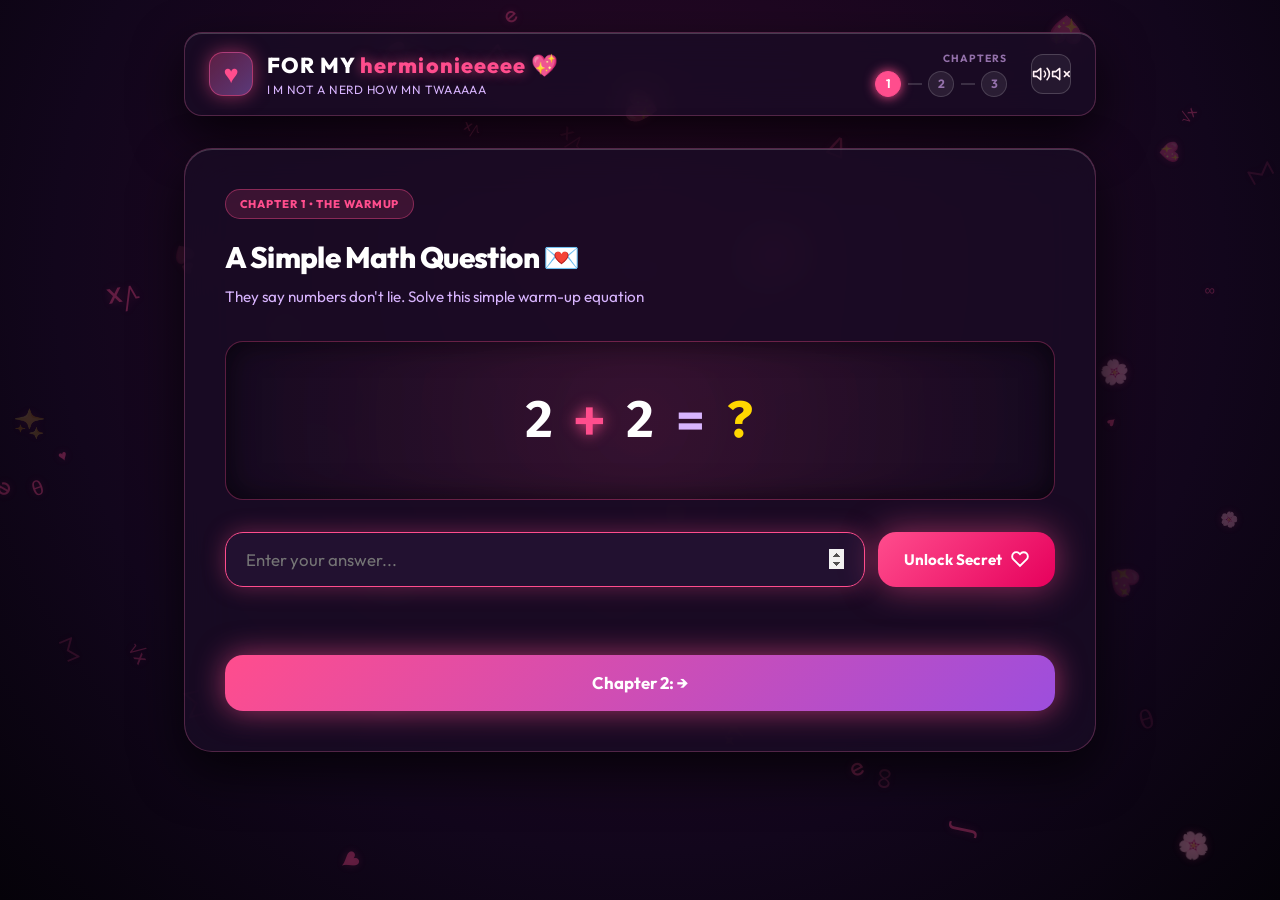
<file: index.html>
<!DOCTYPE html>
<html lang="en">
<head>
    <meta charset="UTF-8">
    <meta name="viewport" content="width=device-width, initial-scale=1.0">
    <title>A Mathematical Gift For You 💖 • Math Realm</title>
    <meta name="description" content="A romantic mathematical experience designed as a special gift. Solve equations, plot the heart curve, and unlock a secret love note.">
    <!-- Google Fonts -->
    <link rel="preconnect" href="https://fonts.googleapis.com">
    <link rel="preconnect" href="https://fonts.gstatic.com" crossorigin>
    <link href="https://fonts.googleapis.com/css2?family=Caveat:wght@600;700&family=Fira+Code:wght@400;600;700&family=Outfit:wght@300;400;600;700;800;900&family=Plus+Jakarta+Sans:wght@400;600;800&display=swap" rel="stylesheet">
    <link rel="stylesheet" href="style.css">
</head>
<body>
    <!-- Floating Hearts & Math Symbols Canvas -->
    <canvas id="math-bg-canvas"></canvas>

    <!-- Ambient Sparkle Trail Layer -->
    <div id="sparkle-layer"></div>

    <!-- App Container -->
    <div class="app-viewport">
        <!-- Header HUD -->
        <header class="hud-header">
            <div class="brand">
                <div class="brand-icon heart-pulse">
                    <span>♥</span>
                </div>
                <div class="brand-text">
                    <h1>FOR MY <span>hermionieeeee </span> 💖</h1>
                    <p class="subtitle">i m not a nerd how  mn twaaaaa </p>
                </div>
            </div>

            <div class="hud-controls">
                <div class="level-indicator">
                    <span class="level-label">CHAPTERS</span>
                    <div class="level-pills">
                        <span id="pill-1" class="pill active">1</span>
                        <span class="pill-connector"></span>
                        <span id="pill-2" class="pill">2</span>
                        <span class="pill-connector"></span>
                        <span id="pill-3" class="pill">3</span>
                    </div>
                </div>

                <button id="sound-toggle-btn" class="icon-btn" title="Toggle Sound & Chimes" aria-label="Toggle Sound">
                    <svg id="sound-icon-on" viewBox="0 0 24 24" width="20" height="20" stroke="currentColor" stroke-width="2" fill="none" stroke-linecap="round" stroke-linejoin="round"><polygon points="11 5 6 9 2 9 2 15 6 15 11 19 11 5"></polygon><path d="M19.07 4.93a10 10 0 0 1 0 14.14M15.54 8.46a5 5 0 0 1 0 7.07"></path></svg>
                    <svg id="sound-icon-off" class="hidden" viewBox="0 0 24 24" width="20" height="20" stroke="currentColor" stroke-width="2" fill="none" stroke-linecap="round" stroke-linejoin="round"><polygon points="11 5 6 9 2 9 2 15 6 15 11 19 11 5"></polygon><line x1="23" y1="9" x2="17" y2="15"></line><line x1="17" y1="9" x2="23" y2="15"></line></svg>
                </button>
            </div>
        </header>

        <!-- Main Content Area -->
        <main class="main-content">
            <!-- STAGE 1: Simple Math with Romantic Warmup -->
            <section id="stage-1" class="stage-card glass-panel active">
                <div class="stage-badge badge-rose">CHAPTER 1 • THE WARMUP</div>
                <h2 class="stage-title">A Simple Math Question 💌</h2>
                <p class="stage-instruction">They say numbers don't lie. Solve this simple warm-up equation </p>

                <div class="equation-box romantic-box">
                    <div class="equation-display">
                        <span class="term">2</span>
                        <span class="operator">+</span>
                        <span class="term">2</span>
                        <span class="equals">=</span>
                        <span class="unknown">?</span>
                    </div>
                </div>

                <form id="stage1-form" class="answer-form" onsubmit="return false;">
                    <div class="input-group">
                        <input type="number" id="stage1-input" placeholder="Enter your answer..." autocomplete="off" required autofocus>
                        <button type="submit" id="stage1-check-btn" class="btn btn-rose">
                            <span>Unlock Secret</span>
                            <svg viewBox="0 0 24 24" width="18" height="18" stroke="currentColor" stroke-width="2.5" fill="none"><path d="M20.84 4.61a5.5 5.5 0 0 0-7.78 0L12 5.67l-1.06-1.06a5.5 5.5 0 0 0-7.78 7.78l1.06 1.06L12 21.23l7.78-7.78 1.06-1.06a5.5 5.5 0 0 0 0-7.78z"></path></svg>
                        </button>
                    </div>
                    <div id="stage1-feedback" class="feedback-msg"></div>
                </form>

                <!-- Next Level Button -->
                <div id="stage1-next-container" class="next-level-wrapper hidden">
                    <button id="goto-stage2-btn" class="btn btn-glow btn-romantic">
                        <span>Chapter 2: →</span>
                    </button>
                </div>
            </section>

            <!-- STAGE 2: Heart Equation -->
            <section id="stage-2" class="stage-card glass-panel hidden">
                <div class="stage-badge badge-heart">CHAPTER 2 • IMPLICIT EQUATION</div>
                <p class="stage-instruction">shih mathematicians spent centuries researching this famous implicit formula ti ama sahlaaa wchiiii :) </p>

                <div class="math-card-container romantic-formula-card">
                    <!-- LaTeX styled Math Display -->
                    <div class="math-formula-display">
                        <div class="formula-main">
                            <span class="math-symbol">(</span>
                            <span class="math-var">x</span><sup>2</sup>
                            <span class="math-op">+</span>
                            <span class="math-var">y</span><sup>2</sup>
                            <span class="math-op">−</span>
                            <span class="math-num">1</span>
                            <span class="math-symbol">)</span><sup>3</sup>
                            <span class="math-op">−</span>
                            <span class="math-var">x</span><sup>2</sup><span class="math-var">y</span><sup>3</sup>
                            <span class="math-op">=</span>
                            <span class="math-highlight">0</span>
                        </div>

                        <div class="formula-subtitle">Parametric Form of Devotion:</div>
                        <div class="formula-parametric">
                            <div><span class="math-var">x</span>(<span class="math-var">t</span>) = 16 sin<sup>3</sup>(<span class="math-var">t</span>)</div>
                            <div><span class="math-var">y</span>(<span class="math-var">t</span>) = 13 cos(<span class="math-var">t</span>) − 5 cos(2<span class="math-var">t</span>) − 2 cos(3<span class="math-var">t</span>) − cos(4<span class="math-var">t</span>)</div>
                        </div>
                    </div>
                </div>

                <div class="question-prompt">
                </div>

                <form id="stage2-form" class="answer-form" onsubmit="return false;">
                    <div class="input-group">
                        <input type="text" id="stage2-input" placeholder="Type shape ..." autocomplete="off" required>
                        <button type="submit" id="stage2-check-btn" class="btn btn-heart">
                            <span>Unlock😊 </span>
                            <svg viewBox="0 0 24 24" width="18" height="18" stroke="currentColor" stroke-width="2.5" fill="none"><path d="M20.84 4.61a5.5 5.5 0 0 0-7.78 0L12 5.67l-1.06-1.06a5.5 5.5 0 0 0-7.78 7.78l1.06 1.06L12 21.23l7.78-7.78 1.06-1.06a5.5 5.5 0 0 0 0-7.78z"></path></svg>
                        </button>
                    </div>
                    <div id="stage2-feedback" class="feedback-msg"></div>
                </form>
            </section>

            <!-- STAGE 3: Cartesian Coordinate Plane (X-Y Repère) -->
            <section id="stage-3" class="stage-card glass-panel hidden">
                <div class="stage-badge badge-cyan">CHAPTER 3 • CARTESIAN REPERE (X, Y)</div>
                <div class="stage-header-row">
                    
                    <div class="graph-live-telemetry">
                        <div class="telemetry-pill"><span class="t-label">t:</span> <span id="telemetry-t">0.00 rad</span></div>
                        <div class="telemetry-pill"><span class="t-label">X:</span> <span id="telemetry-x">0.00</span></div>
                        <div class="telemetry-pill"><span class="t-label">Y:</span> <span id="telemetry-y">0.00</span></div>
                    </div>
                </div>

                <!-- Canvas Graph Container -->
                <div class="canvas-wrapper romantic-canvas-frame">
                    <canvas id="repere-canvas" width="700" height="500"></canvas>
                    
                    <!-- Plotting Status Overlay -->
                    <div id="plot-overlay-badge" class="plot-status-badge">
                        <span class="status-dot"></span>
                        <span id="plot-status-text">Drawing ...</span>
                    </div>

                    <!-- Canvas Floating Controls -->
                    <div class="canvas-tools">
                        <button id="btn-replay-anim" class="tool-btn" title="Replay Plot Animation">
                            <svg viewBox="0 0 24 24" width="16" height="16" stroke="currentColor" stroke-width="2" fill="none"><polyline points="1 4 1 10 7 10"></polyline><path d="M3.51 15a9 9 0 1 0 2.13-9.36L1 10"></path></svg>
                            <span>Replay Plot</span>
                        </button>
                        <button id="btn-toggle-grid" class="tool-btn active" title="Toggle Grid Lines">
                            <svg viewBox="0 0 24 24" width="16" height="16" stroke="currentColor" stroke-width="2" fill="none"><rect x="3" y="3" width="18" height="18" rx="2" ry="2"></rect><line x1="3" y1="9" x2="21" y2="9"></line><line x1="3" y1="15" x2="21" y2="15"></line><line x1="9" y1="3" x2="9" y2="21"></line><line x1="15" y1="3" x2="15" y2="21"></line></svg>
                            <span>Grid</span>
                        </button>
                    </div>
                </div>
            </section>
        </main>

        <!-- CELEBRATION MODAL OVERLAY ("easeyyy !" & Romantic Gift Note) -->
        <div id="celebration-modal" class="modal-overlay hidden">
            <canvas id="confetti-canvas"></canvas>
            <div class="modal-card glass-panel glow-card romantic-modal-card">
                <div class="heart-pulse-icon">🙄</div>
                <h1 class="easeyyy-title">eheeem ehheem easyyy !</h1>
                

                <div class="modal-actions">
                    <button id="btn-open-love-letter" class="btn btn-glow btn-romantic-pink">
                        <span>💌 Open Secret  Note</span>
                    </button>
                    <button id="btn-restart-quest" class="btn btn-glass">
                        <span>Play Quest Again 🔄</span>
                    </button>
                </div>
            </div>
        </div>

        <!-- SECRET LOVE LETTER MODAL POPUP -->
        <div id="love-letter-modal" class="modal-overlay hidden">
            <div class="love-letter-card glass-panel">
                <button id="close-letter-btn" class="close-letter-btn">×</button>
                <div class="envelope-stamp">💌</div>
                <h2 class="letter-title">To Someone Very Special...</h2>
                <div class="typewriter-text" id="typewriter-content">
                    "PAWWWWWW 🙄😛"
                </div>
                <div class="letter-signature">
                    <p class="handwriting">— your harry </p>
                <a href="2.html">click meee 🤫 -> </a>
                </div>
            </div>
        </div>
    </div>

    <!-- Application Script -->
    <script src="app.js"></script>
</body>
</html>
</file>
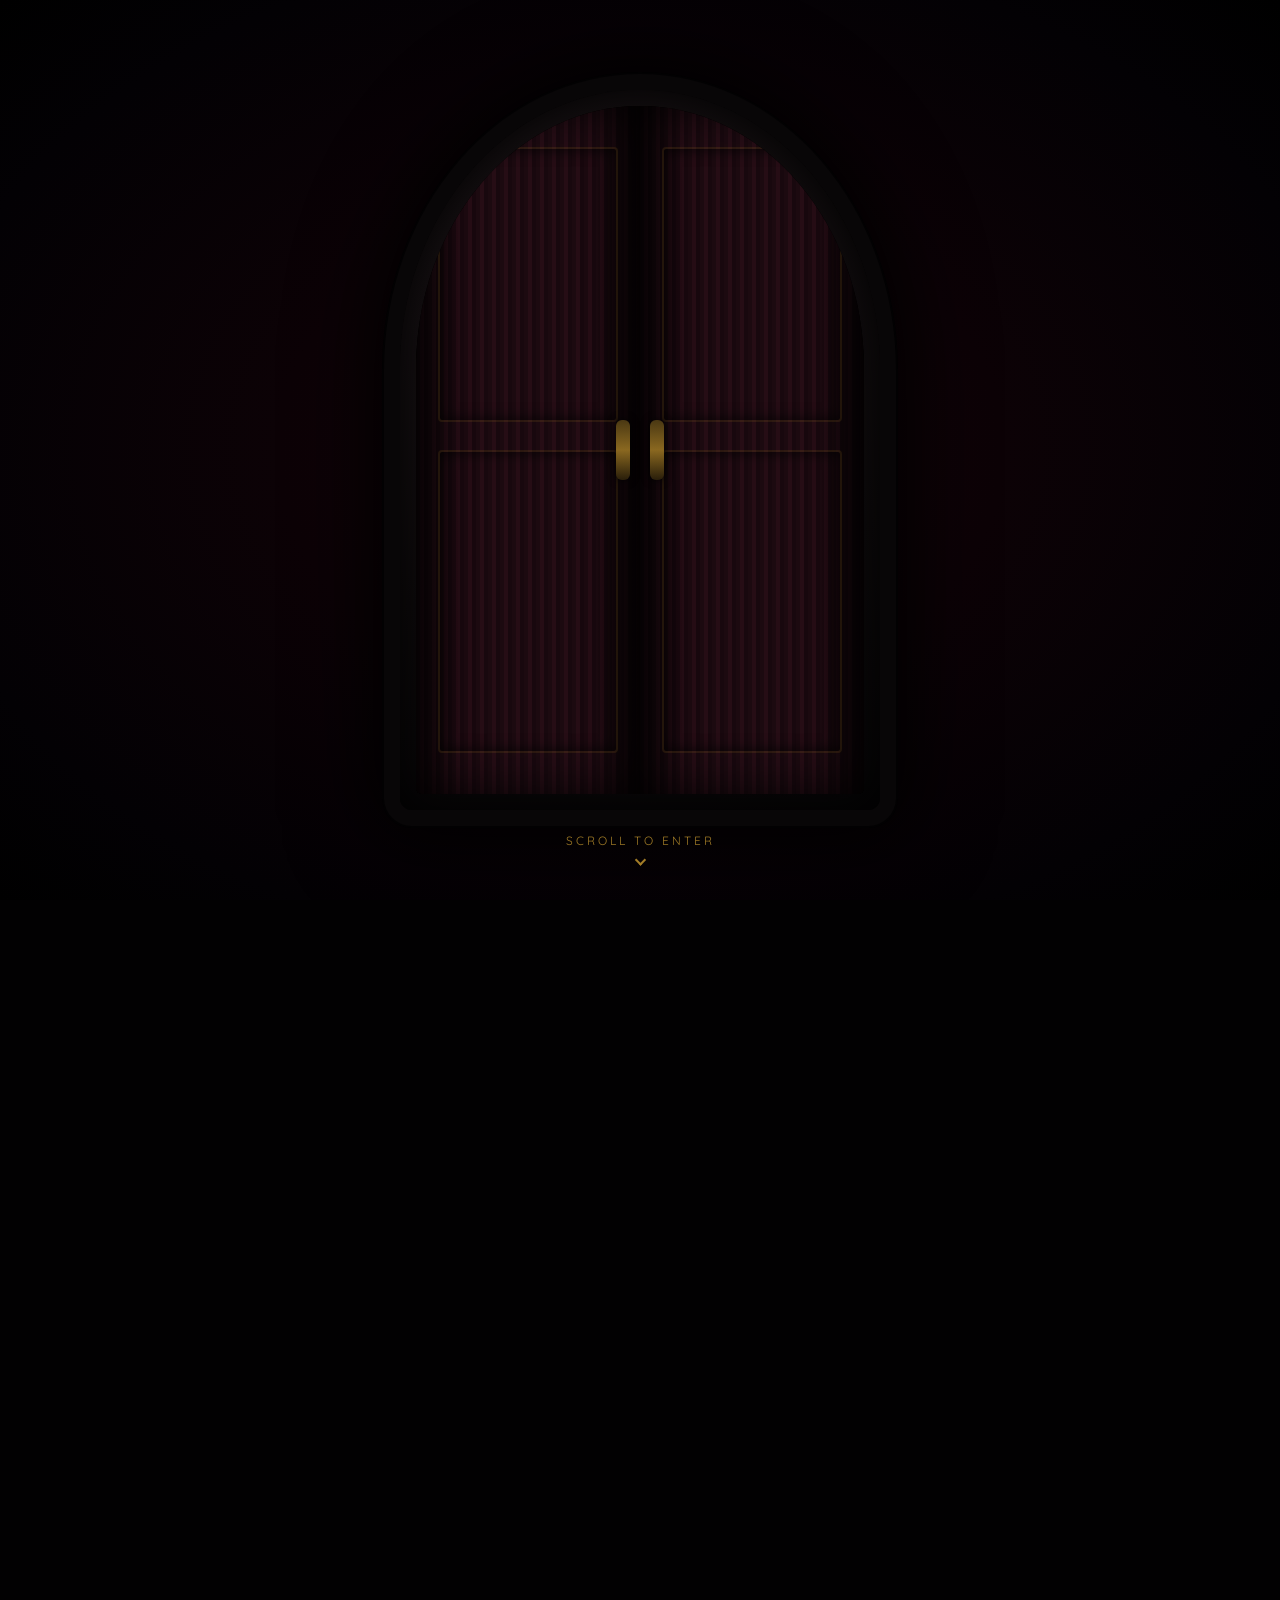
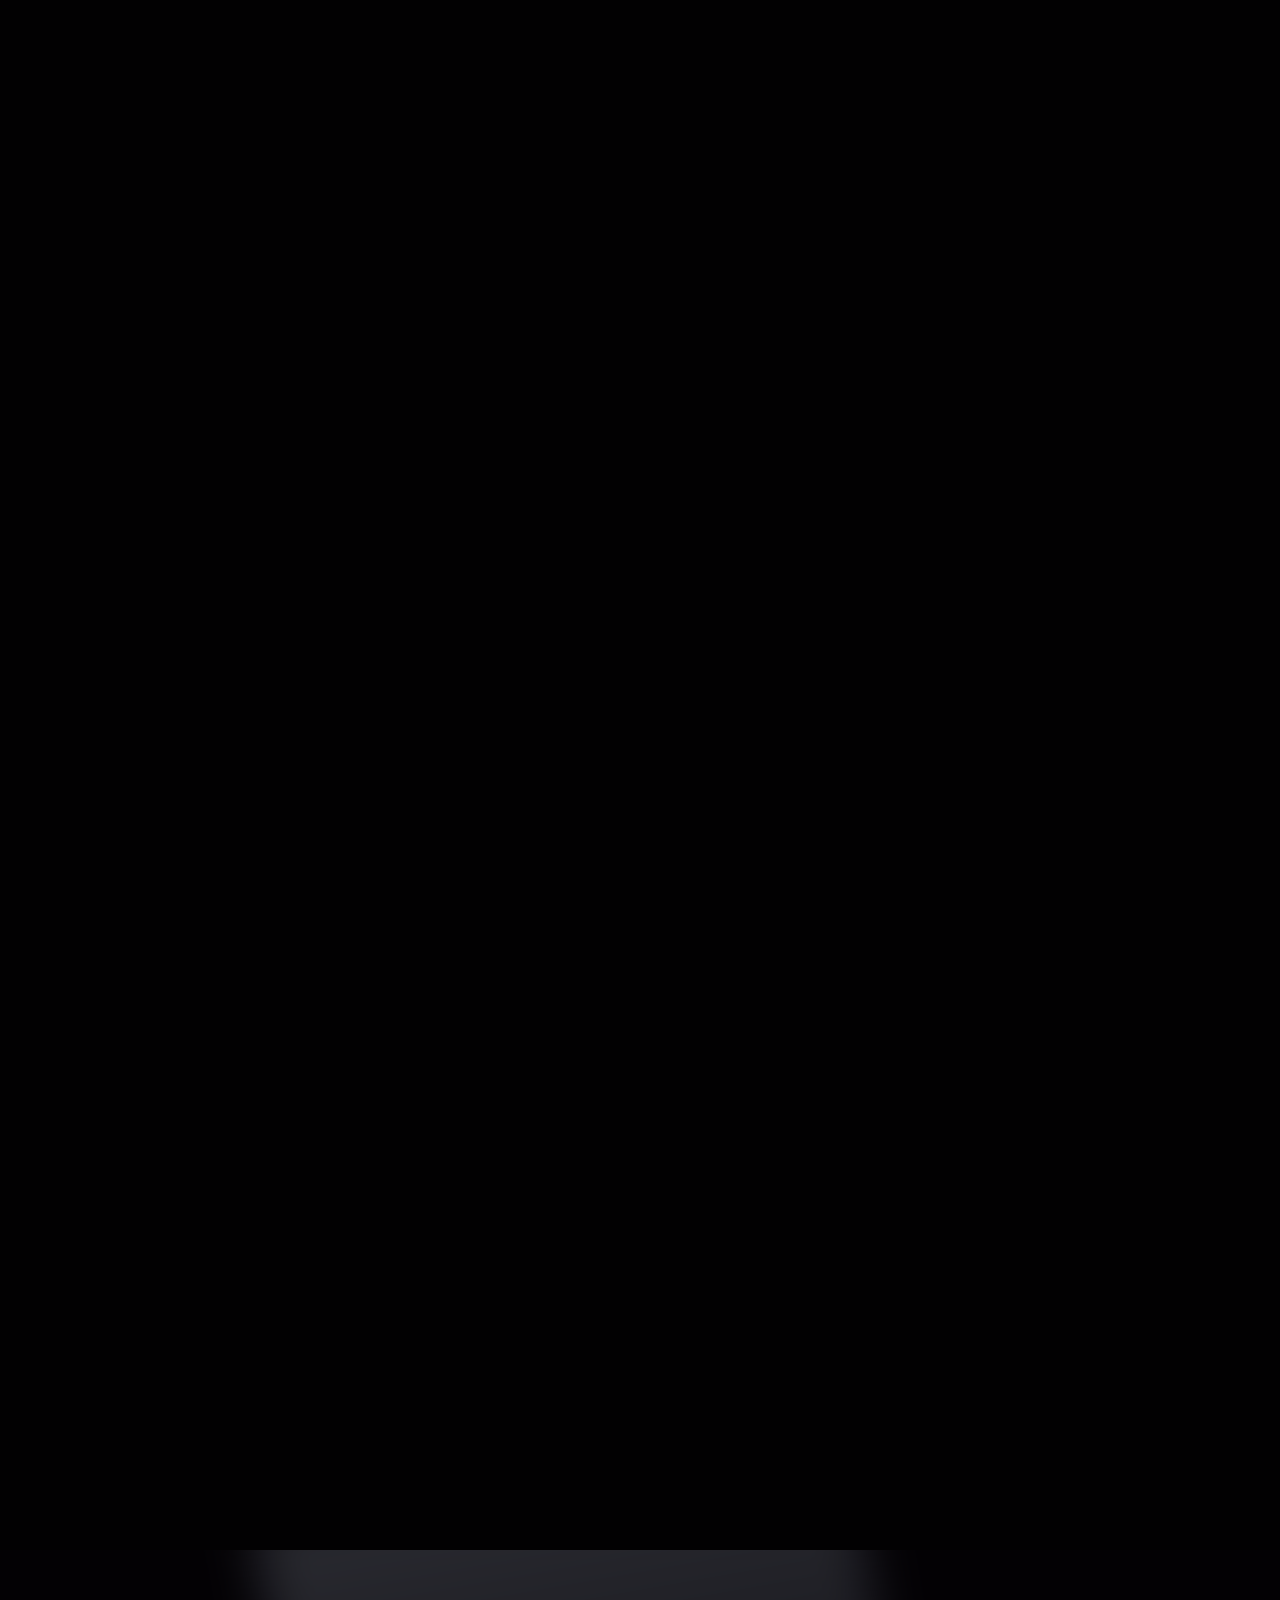
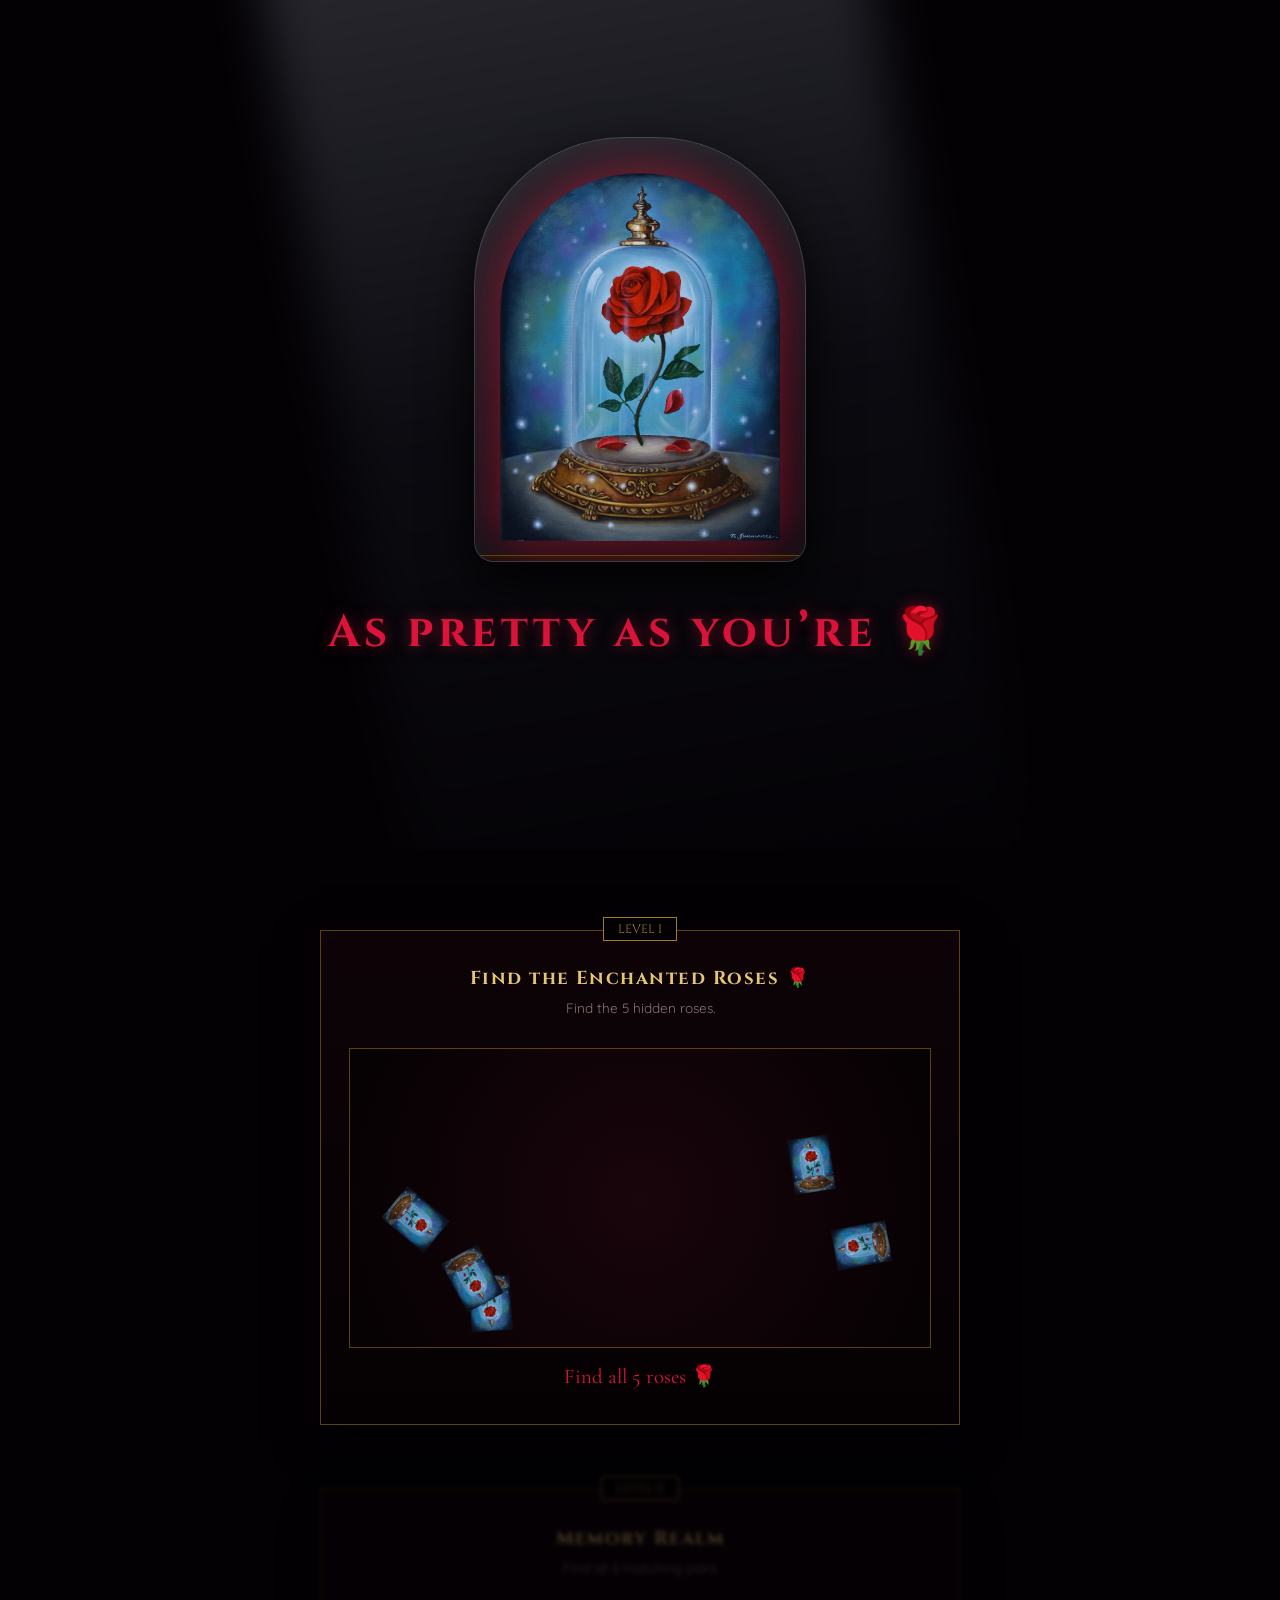
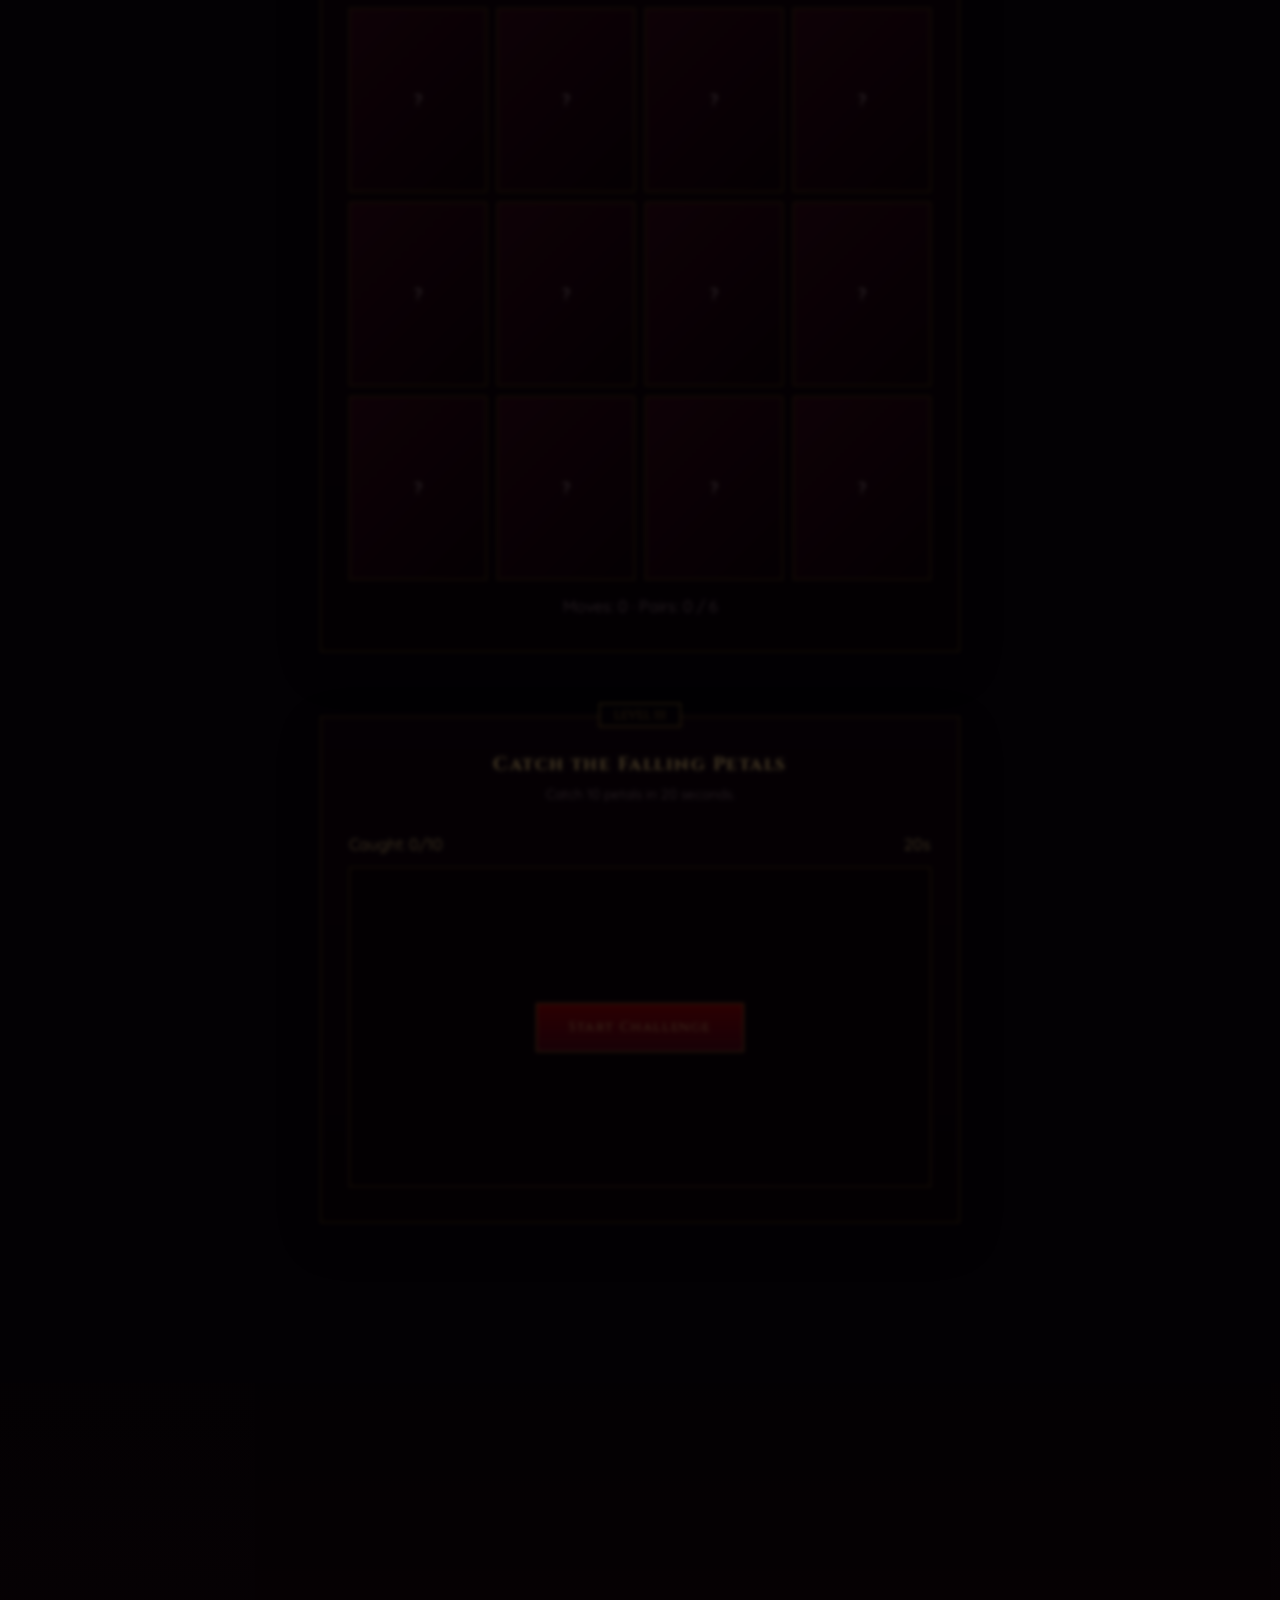
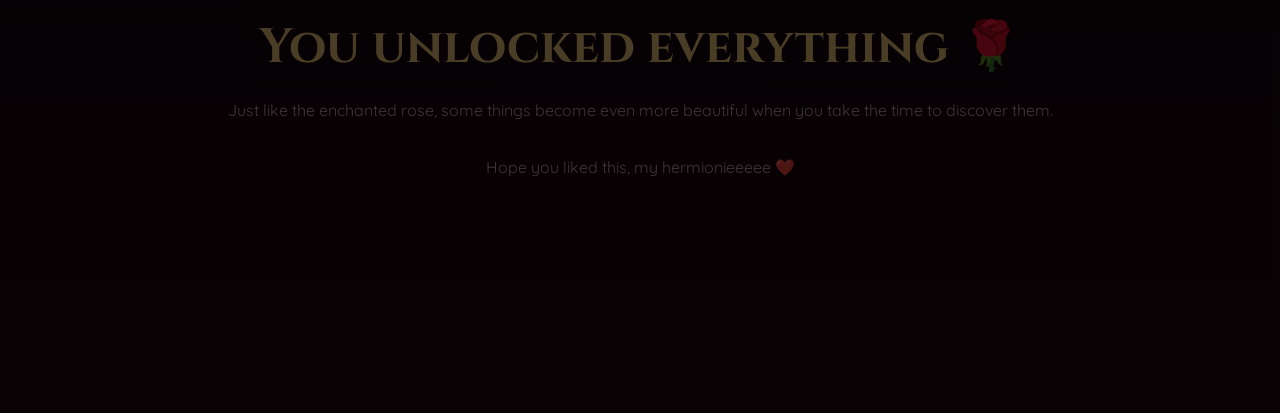
<file: 2.html>
<!DOCTYPE html>
<html lang="en">

<head>
<meta charset="UTF-8">

<meta name="viewport" content="width=device-width, initial-scale=1.0">

<title>The Enchanted Door 🌹</title>

<!-- Browser icon -->
<link rel="icon" type="image/png" href="rose.png.jpeg">

<link rel="preconnect" href="https://fonts.googleapis.com">

<link href="https://fonts.googleapis.com/css2?family=Cinzel:wght@400;600;700&family=Cormorant+Garamond:ital,wght@0,400;0,600;1,400;1,600&family=Quicksand:wght@400;600&display=swap" rel="stylesheet">

<style>

:root {
  --crimson-dark: #2a030a;
  --crimson-deep: #4a0512;
  --crimson-mid: #8b0000;
  --crimson-bright: #dc143c;
  --rose-glow: #ff2a55;
  --gold-dark: #5c4308;
  --gold-antique: #a37c27;
  --gold-light: #e6c675;
  --dark-void: #050203;
  --moon-light: #d8e6ff;
}

* {
  box-sizing: border-box;
  margin: 0;
  padding: 0;
}

html {
  scroll-behavior: smooth;
}

body {
  font-family: 'Quicksand', sans-serif;
  background: var(--dark-void);
  color: #e0d0d0;
  overflow-x: hidden;
}

/* =========================
   SCROLLBAR
========================= */

::-webkit-scrollbar {
  width: 8px;
}

::-webkit-scrollbar-track {
  background: var(--dark-void);
}

::-webkit-scrollbar-thumb {
  background: var(--crimson-deep);
  border: 1px solid var(--gold-dark);
  border-radius: 4px;
}

/* =========================
   ENTRY DOOR
========================= */

#entry-track {
  position: relative;
  height: 350vh;
  background: #020102;
}

#entry-stage {
  position: sticky;
  top: 0;
  height: 100vh;
  width: 100%;
  overflow: hidden;
  display: flex;
  align-items: center;
  justify-content: center;

  background:
    radial-gradient(
      ellipse at center,
      #150308 0%,
      #030104 80%,
      #000 100%
    );
}

.stone-arch {
  position: relative;
  width: min(78vw, 480px);
  aspect-ratio: 2/3;

  border-radius:
    240px 240px 12px 12px /
    280px 280px 12px 12px;

  background:
    radial-gradient(
      circle at 40% 30%,
      #1c1518 0%,
      #0d0a0b 60%,
      #050405 100%
    );

  box-shadow:
    0 0 0 16px #080607,
    0 0 0 18px #020102,
    0 0 80px 30px rgba(0,0,0,.95),
    inset 0 0 50px rgba(0,0,0,.9);

  padding: 16px;
  perspective: 1400px;
}

.door-leaves {
  position: relative;
  width: 100%;
  height: 100%;

  border-radius:
    230px 230px 6px 6px /
    270px 270px 6px 6px;

  overflow: hidden;
  display: flex;
  background: #000;

  box-shadow:
    inset 0 0 30px #000;
}

.door-leaf {
  width: 50%;
  height: 100%;
  position: relative;

  background:
    linear-gradient(
      90deg,
      rgba(0,0,0,.6),
      transparent 20%,
      transparent 80%,
      rgba(0,0,0,.8)
    ),

    repeating-linear-gradient(
      90deg,
      #1c0a10 0 4px,
      #260d15 4px 8px,
      #18080e 8px 12px
    ),

    linear-gradient(
      180deg,
      #2b0e17,
      #15060a 60%,
      #0a0204
    );

  transform-origin: left center;
  transform-style: preserve-3d;

  box-shadow:
    inset 0 0 50px rgba(0,0,0,.9);

  will-change: transform;
}

.door-leaf.right {
  transform-origin: right center;
}

.panel-line {
  position: absolute;
  border: 2px solid rgba(163,124,39,.15);
  border-radius: 4px;

  box-shadow:
    inset 0 0 15px rgba(0,0,0,.8);
}

.p1 {
  top: 6%;
  left: 10%;
  right: 10%;
  height: 40%;
}

.p2 {
  bottom: 6%;
  left: 10%;
  right: 10%;
  height: 44%;
}

.door-handle {
  position: absolute;
  top: 50%;
  width: 14px;
  height: 60px;
  border-radius: 6px;

  background:
    linear-gradient(
      180deg,
      #4a3813,
      #8a6820 50%,
      #291e0a
    );

  box-shadow:
    0 0 8px rgba(0,0,0,.9);
}

.left .door-handle {
  right: 10px;
  transform: translateY(-50%);
}

.right .door-handle {
  left: 10px;
  transform: translateY(-50%);
}

#doorGlow {
  position: absolute;
  inset: 0;
  pointer-events: none;
  mix-blend-mode: screen;
}

/* =========================
   SMOKE
========================= */

#smoke-container {
  position: absolute;
  inset: 0;
  pointer-events: none;
  opacity: 0;
  z-index: 5;
  mix-blend-mode: screen;
}

.smoke-particle {
  position: absolute;
  border-radius: 50%;

  background:
    radial-gradient(
      circle,
      rgba(139,0,0,.4),
      rgba(42,3,10,.2) 50%,
      transparent 70%
    );

  filter: blur(20px);
}

/* =========================
   SCROLL CUE
========================= */

.scroll-cue {
  position: absolute;
  bottom: 4%;
  left: 50%;
  transform: translateX(-50%);

  color: var(--gold-antique);
  font-size: .75rem;
  letter-spacing: .25em;

  display: flex;
  flex-direction: column;
  align-items: center;
  gap: .5rem;

  opacity: .6;
  z-index: 10;
}

.chev {
  width: 8px;
  height: 8px;

  border-right: 2px solid var(--gold-antique);
  border-bottom: 2px solid var(--gold-antique);

  transform: rotate(45deg);
  animation: bob 1.8s ease-in-out infinite;
}

@keyframes bob {
  0%,100% {
    transform: translateY(0) rotate(45deg);
  }

  50% {
    transform: translateY(6px) rotate(45deg);
  }
}

/* =========================
   TUNNEL
========================= */

#tunnel {
  position: absolute;
  inset: 0;

  display: flex;
  align-items: center;
  justify-content: center;

  perspective: 900px;
  opacity: 0;
}

.ring {
  position: absolute;

  border: 2px solid var(--crimson-deep);

  border-radius:
    120px 120px 12px 12px;

  box-shadow:
    0 0 25px 2px rgba(139,0,0,.25),
    inset 0 0 15px rgba(139,0,0,.2);
}

/* =========================
   ROSE REVEAL
========================= */

#rose-reveal {
  min-height: 100vh;
  background: #030104;

  display: flex;
  align-items: center;
  justify-content: center;

  position: relative;
  overflow: hidden;

  padding: 4rem 1.5rem;
}

.moonlight-beam {
  position: absolute;
  top: -10%;
  left: 50%;

  transform:
    translateX(-50%)
    rotate(-10deg);

  width: min(90vw,600px);
  height: 120%;

  background:
    linear-gradient(
      180deg,
      rgba(216,230,255,.18),
      rgba(180,205,255,.05) 50%,
      transparent
    );

  filter: blur(25px);
}

.glass-jar {
  position: relative;

  padding:
    35px 25px 20px;

  border-radius:
    150px 150px 20px 20px;

  background:
    linear-gradient(
      135deg,
      rgba(255,255,255,.05),
      rgba(255,255,255,.01)
    );

  border:
    1px solid rgba(216,230,255,.2);

  box-shadow:
    0 20px 50px rgba(0,0,0,.9),
    inset 0 0 30px rgba(216,230,255,.05);

  overflow: hidden;
}

.glass-jar::after {
  content: '';

  position: absolute;
  bottom: -12px;
  left: 50%;

  transform: translateX(-50%);

  width: 110%;
  height: 16px;

  background:
    linear-gradient(
      180deg,
      #1f1508,
      #0a0602
    );

  border:
    1px solid var(--gold-dark);

  border-radius: 8px;
}

.hero-rose {
  width: min(60vw,280px);
  display: block;

  /* Rounded top left and top right */
  border-radius: 140px 140px 0 0;

  filter:
    drop-shadow(
      0 0 25px
      rgba(220,20,60,.6)
    );

  position: relative;
  z-index: 2;
}

.reveal-inner {
  position: relative;
  z-index: 2;

  text-align: center;

  display: flex;
  flex-direction: column;
  align-items: center;
}

.reveal-inner h2 {
  color: var(--crimson-bright);
  font-family: 'Cinzel';

  font-size:
    clamp(1.8rem,4vw,2.8rem);

  letter-spacing: .1em;

  margin-top: 2.5rem;

  text-shadow:
    0 0 15px
    rgba(220,20,60,.5);
}

/* =========================
   GAMES
========================= */

#games {
  background: #030104;
  padding: 5rem 1.25rem 6rem;
}

.game-level {
  max-width: 640px;

  margin:
    0 auto 4rem;

  opacity: .3;
  pointer-events: none;

  filter: blur(2px);

  transition:
    all .8s ease;
}

.game-level.unlocked {
  opacity: 1;
  pointer-events: auto;
  filter: none;
}

.game-card {
  background:
    linear-gradient(
      180deg,
      #0d0307,
      #050103
    );

  border:
    1px solid var(--gold-dark);

  padding:
    2.2rem 1.75rem;

  position: relative;

  box-shadow:
    0 15px 40px rgba(0,0,0,.9);
}

.game-card h3 {
  color: var(--gold-light);
  font-family: 'Cinzel';

  text-align: center;
  letter-spacing: .08em;
}

.game-sub {
  text-align: center;
  color: #8c7378;

  font-size: .85rem;

  margin:
    .5rem 0 2rem;
}

.level-badge {
  position: absolute;
  top: -14px;
  left: 50%;

  transform:
    translateX(-50%);

  background: #030104;

  border:
    1px solid var(--gold-antique);

  color:
    var(--gold-antique);

  padding:
    3px 14px;

  font-family: 'Cinzel';
  font-size: .75rem;
}

/* =========================
   LEVEL 1
========================= */

#rose-search {
  position: relative;
  height: 300px;

  background:
    radial-gradient(
      circle,
      #19050b,
      #050103
    );

  border:
    1px solid var(--gold-dark);

  overflow: hidden;
}

.search-rose {
  position: absolute;

  width: 55px;
  height: 55px;

  object-fit: contain;

  cursor: pointer;

  transition:
    transform .2s ease,
    opacity .3s ease;
}

.search-rose:hover {
  transform:
    scale(1.2);
}

#searchMessage {
  text-align: center;
  margin-top: 1rem;

  color:
    var(--crimson-bright);

  font-family:
    'Cormorant Garamond';

  font-size: 1.3rem;
}

/* =========================
   MEMORY
========================= */

#memoryGrid {
  display: grid;

  grid-template-columns:
    repeat(4,1fr);

  gap: .6rem;
}

.mem-card {
  aspect-ratio: 3/4;
  cursor: pointer;
  perspective: 600px;
}

.mc-inner {
  position: relative;

  width: 100%;
  height: 100%;

  transition:
    transform .5s;

  transform-style:
    preserve-3d;
}

.mem-card.flipped .mc-inner,
.mem-card.matched .mc-inner {
  transform:
    rotateY(180deg);
}

.mc-face {
  position: absolute;
  inset: 0;

  backface-visibility:
    hidden;

  display: flex;
  align-items: center;
  justify-content: center;
}

.mc-back {
  background:
    linear-gradient(
      135deg,
      #2a0510,
      #0a0104
    );

  border:
    1px solid var(--gold-dark);
}

.mc-front {
  background: #120408;

  transform:
    rotateY(180deg);

  border:
    1px solid var(--gold-antique);
}

.mem-card.matched {
  opacity: .4;
}

#memoryMeta {
  text-align: center;
  margin-top: 1rem;
  color: #8c7378;
}

/* =========================
   LEVEL 3
========================= */

#catchHud {
  display: flex;

  justify-content:
    space-between;

  margin-bottom: .8rem;

  color:
    var(--gold-light);
}

#catchStage {
  position: relative;

  height: 320px;

  overflow: hidden;

  border:
    1px solid var(--gold-dark);

  background:
    radial-gradient(
      circle,
      #140409,
      #050103
    );
}

.fall-petal {
  position: absolute;
  top: -40px;

  width: 30px;
  height: 30px;

  cursor: pointer;
}

.fall-petal img {
  width: 100%;
  height: 100%;
  object-fit: contain;

  pointer-events: none;
}

#catchOverlay {
  position: absolute;
  inset: 0;

  display: flex;

  align-items: center;
  justify-content: center;

  flex-direction: column;

  gap: 1rem;

  background:
    rgba(5,1,3,.85);

  z-index: 10;
}

/* =========================
   BUTTON
========================= */

.btn-main {
  background:
    linear-gradient(
      180deg,
      var(--crimson-mid),
      var(--crimson-deep)
    );

  color:
    var(--gold-light);

  border:
    1px solid var(--gold-antique);

  padding:
    .9rem 2rem;

  cursor: pointer;

  font-family:
    'Cinzel';

  letter-spacing:
    .12em;
}

.btn-main:hover {
  background:
    var(--crimson-bright);

  color: white;
}

/* =========================
   FINALE
========================= */

#finale {
  min-height: 70vh;

  display: flex;
  align-items: center;
  justify-content: center;

  text-align: center;

  padding: 4rem 1.5rem;

  background:
    linear-gradient(
      180deg,
      #030104,
      #18030a
    );

  opacity: .3;
  pointer-events: none;

  transition:
    opacity 1s;
}

#finale.unlocked {
  opacity: 1;
  pointer-events: auto;
}

#finale h2 {
  font-family: 'Cinzel';

  color:
    var(--gold-light);

  font-size:
    clamp(2rem,5vw,3rem);
}

#finale p {
  margin-top: 1rem;

  color: #c0aeb2;

  line-height: 1.8;
}

@media(max-width:640px) {

  #memoryGrid {
    grid-template-columns:
      repeat(3,1fr);
  }

}

</style>

</head>

<body>

<!-- ================= ENTRY ================= -->

<section id="entry-track">

<div id="entry-stage">

<div class="stone-arch" id="stoneArch">

<div class="door-leaves">

<div class="door-leaf left" id="leafLeft">

<div class="panel-line p1"></div>
<div class="panel-line p2"></div>
<div class="door-handle"></div>

</div>

<div class="door-leaf right" id="leafRight">

<div class="panel-line p1"></div>
<div class="panel-line p2"></div>
<div class="door-handle"></div>

</div>

</div>

<div id="doorGlow"></div>

</div>

<div id="smoke-container"></div>

<div id="tunnel"></div>

<div class="scroll-cue" id="scrollCue">

<span>SCROLL TO ENTER</span>

<span class="chev"></span>

</div>

</div>

</section>


<!-- ================= ROSE ================= -->

<section id="rose-reveal">

<div class="moonlight-beam"></div>

<div class="reveal-inner">

<div class="glass-jar">

<img
src="rose.png.jpeg"
class="hero-rose"
alt="Enchanted Rose">

</div>

<h2>As pretty as you’re 🌹</h2>

</div>

</section>


<!-- ================= GAMES ================= -->

<section id="games">


<!-- LEVEL 1 -->

<div class="game-level unlocked" id="level1">

<div class="game-card">

<div class="level-badge">
LEVEL I
</div>

<h3>Find the Enchanted Roses 🌹</h3>

<p class="game-sub">
Find the 5 hidden roses.
</p>

<div id="rose-search"></div>

<div id="searchMessage">
Find all 5 roses 🌹
</div>

</div>

</div>


<!-- LEVEL 2 -->

<div class="game-level" id="level2">

<div class="game-card">

<div class="level-badge">
LEVEL II
</div>

<h3>Memory Realm</h3>

<p class="game-sub">
Find all 6 matching pairs.
</p>

<div id="memoryGrid"></div>

<div id="memoryMeta">

Moves:
<span id="memMoves">0</span>

·

Pairs:
<span id="memPairs">0</span>
/ 6

</div>

</div>

</div>


<!-- LEVEL 3 -->

<div class="game-level" id="level3">

<div class="game-card">

<div class="level-badge">
LEVEL III
</div>

<h3>Catch the Falling Petals</h3>

<p class="game-sub">
Catch 10 petals in 20 seconds.
</p>

<div id="catchHud">

<span>
Caught:
<span id="catchScore">0</span>/10
</span>

<span id="catchTime">
20s
</span>

</div>

<div id="catchStage">

<div id="catchOverlay">

<button
class="btn-main"
id="catchStart">

Start Challenge

</button>

</div>

</div>

</div>

</div>

</section>


<!-- ================= FINALE ================= -->

<section id="finale">

<div>

<h2>You unlocked everything 🌹</h2>

<p>

Just like the enchanted rose,
some things become even more beautiful
when you take the time to discover them.

<br><br>

Hope you liked this,
my hermionieeeee ❤️

</p>

</div>

</section>


<script>

/* =========================
   SMOKE
========================= */

const smokeContainer =
document.getElementById('smoke-container');

for(let i=0;i<12;i++){

  const p =
  document.createElement('div');

  p.className =
  'smoke-particle';

  const size =
  100 + Math.random()*150;

  p.style.width =
  size+'px';

  p.style.height =
  size+'px';

  p.style.left =
  (20+Math.random()*60)+'%';

  p.style.top =
  (20+Math.random()*60)+'%';

  smokeContainer.appendChild(p);

}


/* =========================
   DOOR
========================= */

const entryTrack =
document.getElementById('entry-track');

const leafLeft =
document.getElementById('leafLeft');

const leafRight =
document.getElementById('leafRight');

const doorGlow =
document.getElementById('doorGlow');

const stoneArch =
document.getElementById('stoneArch');

const tunnel =
document.getElementById('tunnel');

const scrollCue =
document.getElementById('scrollCue');


const rings=[];

for(let i=0;i<8;i++){

  const r =
  document.createElement('div');

  r.className='ring';

  const size =
  80+i*50;

  r.style.width =
  size+'px';

  r.style.height =
  (size*1.35)+'px';

  tunnel.appendChild(r);

  rings.push(r);

}


let ticking=false;


function updateEntry(){

  ticking=false;

  const rect =
  entryTrack.getBoundingClientRect();

  const total =
  entryTrack.offsetHeight-
  window.innerHeight;

  let raw =
  -rect.top/total;

  raw =
  Math.max(
    0,
    Math.min(1,raw)
  );


  const doorPhase =
  Math.max(
    0,
    Math.min(
      1,
      raw/.45
    )
  );


  const tunnelPhase =
  Math.max(
    0,
    Math.min(
      1,
      (raw-.4)/.6
    )
  );


  const angle =
  doorPhase*110;


  leafLeft.style.transform =
  `rotateY(${angle}deg)`;


  leafRight.style.transform =
  `rotateY(${-angle}deg)`;


  doorGlow.style.background =
  `radial-gradient(
    circle at center,
    rgba(139,0,0,${doorPhase*.8}) 0%,
    transparent ${30+doorPhase*120}%
  )`;


  smokeContainer.style.opacity =
  Math.sin(
    doorPhase*Math.PI
  );


  Array.from(
    smokeContainer.children
  ).forEach((p,index)=>{

    const shift =
    doorPhase*80*
    (index%2===0?1:-1);

    p.style.transform =
    `translate(
      ${shift}px,
      ${-doorPhase*100}px
    )
    scale(${1+doorPhase})`;

  });


  scrollCue.style.opacity =
  1-Math.min(
    1,
    raw/.2
  );


  stoneArch.style.opacity =
  1-Math.max(
    0,
    Math.min(
      1,
      (raw-.35)/.2
    )
  );


  tunnel.style.opacity =
  tunnelPhase>0
  ?
  Math.min(
    1,
    tunnelPhase*3
  )
  :
  0;


  rings.forEach((ring,i)=>{

    const depth =
    1-
    (
      (
        tunnelPhase*1.5+
        i*.18
      )%1.5
    );


    const z =
    depth*800-250;


    const scale =
    Math.max(
      .05,
      1-depth*.5
    );


    ring.style.transform =
    `translate(-50%,-50%)
    translateZ(${z}px)
    scale(${scale})`;


    ring.style.left='50%';
    ring.style.top='50%';


    ring.style.opacity =
    Math.max(
      0,
      Math.min(
        1,
        depth*1.2
      )
    );

  });

}


document.addEventListener(
  'scroll',
  ()=>{

    if(!ticking){

      requestAnimationFrame(
        updateEntry
      );

      ticking=true;

    }

  },
  {passive:true}
);


updateEntry();


/* =========================
   LEVEL 1 FIND ROSES
========================= */

const roseSearch =
document.getElementById('rose-search');

const searchMessage =
document.getElementById('searchMessage');

let rosesFound=0;


function createHiddenRoses(){

  roseSearch.innerHTML='';

  rosesFound=0;

  searchMessage.textContent =
  'Find all 5 roses 🌹';


  for(let i=0;i<5;i++){

    const rose =
    document.createElement('img');

    /* CORRECT IMAGE FILE */
    rose.src='rose.png.jpeg';

    rose.className=
    'search-rose';


    rose.style.left=
    (5+Math.random()*80)+'%';


    rose.style.top=
    (5+Math.random()*75)+'%';


    rose.style.transform=
    `rotate(
      ${Math.random()*360}deg
    )`;


    rose.addEventListener(
      'click',
      ()=>{

        if(rose.dataset.found)
        return;


        rose.dataset.found=true;

        rose.style.opacity='0';

        rose.style.pointerEvents='none';


        rosesFound++;


        searchMessage.textContent =
        `Roses found:
        ${rosesFound}/5 🌹`;


        if(rosesFound===5){

          searchMessage.textContent =
          'You found them all! 🌹❤️';


          setTimeout(()=>{

            document
            .getElementById('level2')
            .classList.add(
              'unlocked'
            );


            document
            .getElementById('level2')
            .scrollIntoView({
              behavior:'smooth'
            });

          },1200);

        }

      }
    );


    roseSearch.appendChild(
      rose
    );

  }

}


createHiddenRoses();


/* =========================
   MEMORY GAME
========================= */

const memIcons=[
  '❤️',
  '🌹',
  '✨',
  '🌙',
  '💌',
  '👑'
];


let deck=[
  ...memIcons,
  ...memIcons
].sort(
  ()=>Math.random()-.5
);


const memGrid=
document.getElementById(
  'memoryGrid'
);


let flippedCards=[];
let lockBoard=false;
let moves=0;
let pairsFound=0;


deck.forEach(icon=>{

  const el=
  document.createElement(
    'div'
  );


  el.className=
  'mem-card';


  el.innerHTML=`

  <div class="mc-inner">

    <div class="mc-face mc-back">
      ?
    </div>

    <div
    class="mc-face mc-front"
    style="font-size:2rem">

      ${icon}

    </div>

  </div>

  `;


  el.dataset.icon=
  icon;


  el.addEventListener(
    'click',
    ()=>flipCard(el)
  );


  memGrid.appendChild(el);

});


function flipCard(el){

  if(
    lockBoard||
    el.classList.contains(
      'flipped'
    )||
    el.classList.contains(
      'matched'
    )
  )
  return;


  el.classList.add(
    'flipped'
  );


  flippedCards.push(
    el
  );


  if(
    flippedCards.length===2
  ){

    moves++;


    document
    .getElementById(
      'memMoves'
    ).textContent=
    moves;


    lockBoard=true;


    const[a,b]=
    flippedCards;


    if(
      a.dataset.icon===
      b.dataset.icon
    ){

      a.classList.add(
        'matched'
      );


      b.classList.add(
        'matched'
      );


      pairsFound++;


      document
      .getElementById(
        'memPairs'
      ).textContent=
      pairsFound;


      flippedCards=[];

      lockBoard=false;


      if(
        pairsFound===6
      ){

        setTimeout(()=>{

          document
          .getElementById(
            'level3'
          )
          .classList.add(
            'unlocked'
          );


          document
          .getElementById(
            'level3'
          )
          .scrollIntoView({
            behavior:'smooth'
          });

        },1000);

      }

    }

    else{

      setTimeout(()=>{

        a.classList.remove(
          'flipped'
        );


        b.classList.remove(
          'flipped'
        );


        flippedCards=[];

        lockBoard=false;

      },700);

    }

  }

}


/* =========================
   LEVEL 3
========================= */

const catchStage=
document.getElementById(
  'catchStage'
);


const catchOverlay=
document.getElementById(
  'catchOverlay'
);


const catchScoreEl=
document.getElementById(
  'catchScore'
);


const catchTimeEl=
document.getElementById(
  'catchTime'
);


let catchScore=0;
let catchTimer=20;
let catchInterval;
let spawnInterval;


function startCatchGame(){

  catchScore=0;
  catchTimer=20;


  catchScoreEl.textContent=0;


  catchTimeEl.textContent=
  '20s';


  catchOverlay.style.display=
  'none';


  spawnInterval=
  setInterval(
    spawnFallingPetal,
    450
  );


  catchInterval=
  setInterval(()=>{

    catchTimer--;


    catchTimeEl.textContent=
    catchTimer+'s';


    if(
      catchTimer<=0
    ){

      clearInterval(
        spawnInterval
      );


      clearInterval(
        catchInterval
      );


      if(
        catchScore>=10
      ){

        catchOverlay.innerHTML=
        `<p style="
        color:var(--gold-light);
        font-size:1.2rem">

        Challenge Passed! 🌹

        </p>`;


        catchOverlay.style.display=
        'flex';


        setTimeout(()=>{

          document
          .getElementById(
            'finale'
          )
          .classList.add(
            'unlocked'
          );


          document
          .getElementById(
            'finale'
          )
          .scrollIntoView({
            behavior:'smooth'
          });

        },1200);

      }

      else{

        catchOverlay.innerHTML=
        `

        <p>
        Try Again 🌹
        </p>

        <button
        class="btn-main"
        id="retryBtn">

        Retry

        </button>

        `;


        catchOverlay.style.display=
        'flex';


        document
        .getElementById(
          'retryBtn'
        )
        .addEventListener(
          'click',
          startCatchGame
        );

      }

    }

  },1000);

}


document
.getElementById(
  'catchStart'
)
.addEventListener(
  'click',
  startCatchGame
);


function spawnFallingPetal(){

  const p=
  document.createElement(
    'div'
  );


  p.className=
  'fall-petal';


  const img=
  document.createElement(
    'img'
  );


  /* CORRECT IMAGE FILE */
  img.src='rose.png.jpeg';


  img.style.width='100%';

  img.style.height='100%';

  img.style.objectFit='contain';


  p.appendChild(
    img
  );


  p.style.left=
  Math.random()*
  (
    catchStage.clientWidth-30
  )+'px';


  p.style.transition=
  'transform 2.2s linear, opacity .2s';


  catchStage.appendChild(
    p
  );


  requestAnimationFrame(()=>{

    p.style.transform=
    `
    translateY(
      ${catchStage.clientHeight+50}px
    )
    rotate(180deg)
    `;

  });


  p.addEventListener(
    'click',
    ()=>{

      catchScore++;


      catchScoreEl.textContent=
      catchScore;


      p.style.opacity='0';


      setTimeout(
        ()=>p.remove(),
        200
      );

    }
  );


  setTimeout(()=>{

    if(p.parentNode)
    p.remove();

  },2300);

}

</script>

</body>

</html>
</file>
<file: style.css>
/* ==========================================================================
   MATH REALM - ROMANTIC CRUSH GIFT DESIGN SYSTEM
   Aesthetics: Soft Rose Pink, Dark Violet Midnight, Floating Hearts & Sparkles,
               Romantic Glassmorphism, Handwriting Typography & Love Letter
   ========================================================================== */

:root {
    --bg-dark: #090514;
    --bg-gradient: radial-gradient(circle at 50% 30%, #2a0826 0%, #12061c 65%, #050209 100%);
    
    --panel-bg: rgba(26, 12, 38, 0.76);
    --panel-border: rgba(255, 120, 180, 0.25);
    --panel-glow: rgba(255, 77, 141, 0.25);

    --primary-cyan: #00f3ff;
    --primary-pink: #ff4d8d;
    --primary-rose: #ff2a75;
    --primary-purple: #c084fc;
    --accent-gold: #ffd700;
    --accent-emerald: #10b981;

    --text-bright: #ffffff;
    --text-main: #fff0f5;
    --text-sub: #d8b4fe;
    --text-dim: #9471ab;

    --font-sans: 'Outfit', 'Plus Jakarta Sans', -apple-system, sans-serif;
    --font-mono: 'Fira Code', monospace;
    --font-handwriting: 'Caveat', cursive;

    --radius-sm: 10px;
    --radius-md: 18px;
    --radius-lg: 28px;

    --shadow-glass: 0 20px 50px rgba(0, 0, 0, 0.7), inset 0 1px 0 rgba(255, 255, 255, 0.2);
    --shadow-pink-glow: 0 0 35px rgba(255, 77, 141, 0.55);
    --shadow-gold-glow: 0 0 30px rgba(255, 215, 0, 0.45);
}

/* Base Resets */
* {
    margin: 0;
    padding: 0;
    box-sizing: border-box;
    user-select: none;
}

html, body {
    width: 100%;
    height: 100%;
    overflow-x: hidden;
    background: var(--bg-dark);
    background-image: var(--bg-gradient);
    color: var(--text-main);
    font-family: var(--font-sans);
    line-height: 1.5;
    -webkit-font-smoothing: antialiased;
}

/* Canvas Background */
#math-bg-canvas {
    position: fixed;
    top: 0;
    left: 0;
    width: 100vw;
    height: 100vh;
    z-index: 0;
    pointer-events: none;
    opacity: 0.55;
}

/* App Viewport */
.app-viewport {
    position: relative;
    z-index: 1;
    min-height: 100vh;
    display: flex;
    flex-direction: column;
    align-items: center;
    padding: 2rem 1.5rem 3rem;
    max-width: 960px;
    margin: 0 auto;
}

/* HUD Header */
.hud-header {
    width: 100%;
    display: flex;
    align-items: center;
    justify-content: space-between;
    padding: 1rem 1.5rem;
    background: var(--panel-bg);
    backdrop-filter: blur(18px);
    -webkit-backdrop-filter: blur(18px);
    border: 1px solid var(--panel-border);
    border-radius: var(--radius-md);
    box-shadow: var(--shadow-glass);
    margin-bottom: 2rem;
}

.brand {
    display: flex;
    align-items: center;
    gap: 0.85rem;
}

.brand-icon {
    width: 44px;
    height: 44px;
    border-radius: 14px;
    background: linear-gradient(135deg, rgba(255, 77, 141, 0.3), rgba(192, 132, 252, 0.4));
    border: 1px solid rgba(255, 77, 141, 0.5);
    display: flex;
    align-items: center;
    justify-content: center;
    font-size: 1.6rem;
    color: var(--primary-pink);
    box-shadow: 0 0 18px rgba(255, 77, 141, 0.5);
}

.heart-pulse {
    animation: heartbeat 1.3s infinite ease-in-out;
}

.brand-text h1 {
    font-size: 1.35rem;
    font-weight: 800;
    letter-spacing: 0.05em;
    color: var(--text-bright);
}

.brand-text h1 span {
    color: var(--primary-pink);
    text-shadow: 0 0 12px rgba(255, 77, 141, 0.6);
}

.brand-text .subtitle {
    font-size: 0.75rem;
    color: var(--text-sub);
    letter-spacing: 0.03em;
    text-transform: uppercase;
}

/* HUD Level Pills */
.hud-controls {
    display: flex;
    align-items: center;
    gap: 1.5rem;
}

.level-indicator {
    display: flex;
    flex-direction: column;
    align-items: flex-end;
    gap: 0.25rem;
}

.level-label {
    font-size: 0.65rem;
    font-weight: 700;
    letter-spacing: 0.1em;
    color: var(--text-dim);
}

.level-pills {
    display: flex;
    align-items: center;
    gap: 0.4rem;
}

.pill {
    width: 26px;
    height: 26px;
    border-radius: 50%;
    background: rgba(255, 255, 255, 0.08);
    border: 1px solid rgba(255, 255, 255, 0.15);
    display: flex;
    align-items: center;
    justify-content: center;
    font-size: 0.75rem;
    font-weight: 700;
    color: var(--text-dim);
    transition: all 0.3s ease;
}

.pill.active {
    background: var(--primary-pink);
    border-color: var(--primary-pink);
    color: #ffffff;
    box-shadow: 0 0 12px var(--primary-pink);
}

.pill.completed {
    background: var(--accent-emerald);
    border-color: var(--accent-emerald);
    color: #000;
}

.pill-connector {
    width: 14px;
    height: 2px;
    background: rgba(255, 255, 255, 0.15);
}

.icon-btn {
    background: rgba(255, 255, 255, 0.06);
    border: 1px solid rgba(255, 255, 255, 0.18);
    color: var(--text-main);
    width: 40px;
    height: 40px;
    border-radius: 12px;
    display: flex;
    align-items: center;
    justify-content: center;
    cursor: pointer;
    transition: all 0.25s ease;
}

.icon-btn:hover {
    background: rgba(255, 77, 141, 0.2);
    border-color: var(--primary-pink);
    color: var(--primary-pink);
    transform: translateY(-2px);
}

/* Stage Cards */
.main-content {
    width: 100%;
}

.stage-card {
    position: relative;
    width: 100%;
    padding: 2.5rem;
    margin-bottom: 2rem;
    border-radius: var(--radius-lg);
    transition: all 0.5s cubic-bezier(0.16, 1, 0.3, 1);
}

.glass-panel {
    background: var(--panel-bg);
    backdrop-filter: blur(22px);
    -webkit-backdrop-filter: blur(22px);
    border: 1px solid var(--panel-border);
    box-shadow: var(--shadow-glass);
}

.stage-card.active {
    opacity: 1;
    transform: translateY(0) scale(1);
    pointer-events: all;
}

.stage-card.hidden {
    display: none;
    opacity: 0;
    transform: translateY(20px) scale(0.98);
    pointer-events: none;
}

.stage-badge {
    display: inline-block;
    padding: 0.35rem 0.85rem;
    border-radius: 20px;
    font-size: 0.7rem;
    font-weight: 800;
    letter-spacing: 0.08em;
    margin-bottom: 1rem;
}

.badge-rose {
    background: rgba(255, 77, 141, 0.15);
    border: 1px solid rgba(255, 77, 141, 0.4);
    color: var(--primary-pink);
}

.badge-heart {
    background: rgba(255, 42, 117, 0.15);
    border: 1px solid rgba(255, 42, 117, 0.4);
    color: #ff2a75;
}

.badge-cyan {
    background: rgba(0, 243, 255, 0.15);
    border: 1px solid rgba(0, 243, 255, 0.4);
    color: var(--primary-cyan);
}

.stage-title {
    font-size: 1.85rem;
    font-weight: 800;
    color: var(--text-bright);
    margin-bottom: 0.4rem;
    letter-spacing: -0.02em;
}

.stage-instruction {
    font-size: 0.95rem;
    color: var(--text-sub);
    margin-bottom: 2rem;
}

/* Stage 1: Romantic Equation Display */
.romantic-box {
    display: flex;
    justify-content: center;
    align-items: center;
    padding: 2.5rem;
    background: radial-gradient(circle at center, rgba(255, 77, 141, 0.12) 0%, rgba(20, 10, 30, 0.6) 100%);
    border: 1.5px solid rgba(255, 77, 141, 0.3);
    border-radius: var(--radius-md);
    margin-bottom: 2rem;
    box-shadow: inset 0 0 30px rgba(0, 0, 0, 0.6);
}

.equation-display {
    font-family: var(--font-mono);
    font-size: 3.2rem;
    font-weight: 700;
    display: flex;
    align-items: center;
    gap: 1.2rem;
    color: var(--text-bright);
}

.equation-display .operator {
    color: var(--primary-pink);
    text-shadow: 0 0 15px var(--primary-pink);
}

.equation-display .equals {
    color: var(--text-sub);
}

.equation-display .unknown {
    color: var(--accent-gold);
    animation: pulseGlow 1.8s infinite ease-in-out;
}

/* Forms & Inputs */
.answer-form {
    display: flex;
    flex-direction: column;
    gap: 1rem;
}

.input-group {
    display: flex;
    gap: 0.85rem;
    width: 100%;
}

.input-group input {
    flex: 1;
    background: rgba(35, 18, 50, 0.7);
    border: 1.5px solid rgba(255, 120, 180, 0.25);
    border-radius: var(--radius-md);
    padding: 1rem 1.25rem;
    font-family: var(--font-sans);
    font-size: 1.05rem;
    color: var(--text-bright);
    outline: none;
    transition: all 0.3s ease;
}

.input-group input:focus {
    border-color: var(--primary-pink);
    box-shadow: 0 0 22px rgba(255, 77, 141, 0.35);
    background: rgba(35, 18, 50, 0.95);
}

/* Buttons */
.btn {
    display: inline-flex;
    align-items: center;
    justify-content: center;
    gap: 0.6rem;
    padding: 0.95rem 1.6rem;
    border-radius: var(--radius-md);
    font-family: var(--font-sans);
    font-weight: 700;
    font-size: 0.95rem;
    cursor: pointer;
    border: none;
    transition: all 0.3s cubic-bezier(0.16, 1, 0.3, 1);
}

.btn-rose {
    background: linear-gradient(135deg, #ff4d8d 0%, #e6005c 100%);
    color: #ffffff;
    box-shadow: var(--shadow-pink-glow);
}

.btn-rose:hover {
    transform: translateY(-2px);
    box-shadow: 0 0 40px rgba(255, 77, 141, 0.75);
}

.btn-heart {
    background: linear-gradient(135deg, #ff2a75 0%, #c084fc 100%);
    color: #ffffff;
    box-shadow: 0 0 25px rgba(255, 42, 117, 0.5);
}

.btn-heart:hover {
    transform: translateY(-2px);
    box-shadow: 0 0 35px rgba(255, 42, 117, 0.8);
}

.btn-romantic {
    background: linear-gradient(135deg, #ff4d8d 0%, #9d4edd 100%);
    color: #ffffff;
    box-shadow: 0 0 30px rgba(255, 77, 141, 0.6);
    width: 100%;
    padding: 1.1rem;
    font-size: 1.05rem;
}

.btn-romantic:hover {
    transform: translateY(-2px) scale(1.01);
    box-shadow: 0 0 45px rgba(255, 77, 141, 0.85);
}

.btn-romantic-pink {
    background: linear-gradient(135deg, #ff2a75 0%, #ff4d8d 100%);
    color: #ffffff;
    box-shadow: 0 0 30px rgba(255, 42, 117, 0.6);
    width: 100%;
    padding: 1rem;
}

.btn-romantic-pink:hover {
    transform: translateY(-2px);
    box-shadow: 0 0 40px rgba(255, 42, 117, 0.85);
}

.btn-glass {
    background: rgba(255, 255, 255, 0.08);
    border: 1px solid rgba(255, 255, 255, 0.2);
    color: var(--text-main);
}

.btn-glass:hover {
    background: rgba(255, 255, 255, 0.15);
    color: var(--text-bright);
}

/* Feedback Messages */
.feedback-msg {
    min-height: 28px;
    font-size: 0.95rem;
    font-weight: 600;
    display: flex;
    align-items: center;
    gap: 0.5rem;
    transition: all 0.3s ease;
}

.feedback-msg.success {
    color: var(--accent-emerald);
    text-shadow: 0 0 10px rgba(16, 185, 129, 0.4);
}

.feedback-msg.error {
    color: #ff4d6d;
    text-shadow: 0 0 10px rgba(255, 77, 109, 0.4);
    animation: shake 0.4s ease-in-out;
}

/* Stage 2 Romantic Math Formula Display */
.romantic-formula-card {
    background: linear-gradient(135deg, rgba(255, 77, 141, 0.12) 0%, rgba(20, 10, 32, 0.8) 100%);
    border: 1px solid rgba(255, 77, 141, 0.35);
    border-radius: var(--radius-md);
    padding: 2rem;
    margin-bottom: 1.5rem;
    box-shadow: inset 0 0 30px rgba(0, 0, 0, 0.6);
    text-align: center;
}

.math-formula-display {
    font-family: var(--font-mono);
}

.formula-main {
    font-size: 1.85rem;
    font-weight: 700;
    color: var(--text-bright);
    margin-bottom: 1.25rem;
    word-break: break-word;
}

.math-var {
    color: var(--primary-cyan);
    font-style: italic;
}

.math-op {
    color: var(--primary-pink);
    margin: 0 0.2rem;
}

.math-highlight {
    color: var(--accent-gold);
    font-weight: 800;
    animation: pulseGlow 1.5s infinite alternate;
}

.formula-subtitle {
    font-size: 0.8rem;
    font-weight: 700;
    letter-spacing: 0.08em;
    color: var(--text-dim);
    text-transform: uppercase;
    margin-bottom: 0.6rem;
}

.formula-parametric {
    font-size: 0.95rem;
    color: var(--text-sub);
    line-height: 1.8;
}

.question-prompt {
    font-size: 1rem;
    color: var(--text-main);
    margin-bottom: 1.5rem;
}

.next-level-wrapper {
    margin-top: 1.5rem;
    animation: fadeIn 0.5s ease;
}

/* STAGE 3: Canvas Repere Plotter */
.stage-header-row {
    display: flex;
    justify-content: space-between;
    align-items: flex-start;
    margin-bottom: 1.5rem;
    flex-wrap: wrap;
    gap: 1rem;
}

.graph-live-telemetry {
    display: flex;
    gap: 0.5rem;
}

.telemetry-pill {
    background: rgba(0, 0, 0, 0.4);
    border: 1px solid rgba(255, 77, 141, 0.3);
    padding: 0.35rem 0.75rem;
    border-radius: 12px;
    font-family: var(--font-mono);
    font-size: 0.8rem;
    color: var(--primary-pink);
}

.t-label {
    color: var(--text-dim);
    margin-right: 0.25rem;
}

.romantic-canvas-frame {
    position: relative;
    width: 100%;
    border-radius: var(--radius-md);
    overflow: hidden;
    background: #080312;
    border: 1.5px solid rgba(255, 77, 141, 0.4);
    box-shadow: 0 0 40px rgba(0, 0, 0, 0.8), inset 0 0 25px rgba(255, 77, 141, 0.15);
}

#repere-canvas {
    display: block;
    width: 100%;
    height: auto;
    max-height: 500px;
    background: transparent;
}

.plot-status-badge {
    position: absolute;
    top: 1rem;
    left: 1rem;
    background: rgba(26, 12, 38, 0.88);
    backdrop-filter: blur(10px);
    border: 1px solid rgba(255, 255, 255, 0.15);
    padding: 0.4rem 0.85rem;
    border-radius: 20px;
    display: flex;
    align-items: center;
    gap: 0.5rem;
    font-size: 0.8rem;
    font-weight: 600;
}

.status-dot {
    width: 8px;
    height: 8px;
    border-radius: 50%;
    background: var(--primary-rose);
    box-shadow: 0 0 10px var(--primary-rose);
    animation: blink 1.2s infinite ease-in-out;
}

.canvas-tools {
    position: absolute;
    bottom: 1rem;
    right: 1rem;
    display: flex;
    gap: 0.5rem;
}

.tool-btn {
    background: rgba(26, 12, 38, 0.88);
    backdrop-filter: blur(10px);
    border: 1px solid rgba(255, 255, 255, 0.15);
    color: var(--text-main);
    padding: 0.4rem 0.85rem;
    border-radius: 10px;
    font-size: 0.8rem;
    font-weight: 600;
    display: flex;
    align-items: center;
    gap: 0.4rem;
    cursor: pointer;
    transition: all 0.25s ease;
}

.tool-btn:hover {
    background: rgba(255, 77, 141, 0.2);
    border-color: var(--primary-pink);
    color: var(--primary-pink);
}

.tool-btn.active {
    border-color: var(--primary-pink);
    color: var(--primary-pink);
}

/* CELEBRATION MODAL OVERLAY ("easeyyy !") */
.modal-overlay {
    position: fixed;
    top: 0;
    left: 0;
    width: 100vw;
    height: 100vh;
    z-index: 999;
    background: rgba(8, 3, 16, 0.88);
    backdrop-filter: blur(18px);
    -webkit-backdrop-filter: blur(18px);
    display: flex;
    align-items: center;
    justify-content: center;
    padding: 1.5rem;
    opacity: 1;
    transition: all 0.5s ease;
}

.modal-overlay.hidden {
    display: none;
    opacity: 0;
    pointer-events: none;
}

#confetti-canvas {
    position: absolute;
    top: 0;
    left: 0;
    width: 100%;
    height: 100%;
    pointer-events: none;
}

.romantic-modal-card {
    position: relative;
    z-index: 2;
    max-width: 480px;
    width: 100%;
    text-align: center;
    padding: 3rem 2rem 2.5rem;
    border-radius: var(--radius-lg);
    background: linear-gradient(145deg, rgba(38, 14, 48, 0.96) 0%, rgba(16, 6, 25, 0.96) 100%);
    border: 1.5px solid rgba(255, 77, 141, 0.45);
    box-shadow: 0 0 60px rgba(255, 77, 141, 0.35), var(--shadow-glass);
    animation: modalBounceIn 0.7s cubic-bezier(0.175, 0.885, 0.32, 1.275);
}

.sparkle-badge {
    font-size: 0.75rem;
    font-weight: 800;
    letter-spacing: 0.12em;
    color: var(--accent-gold);
    margin-bottom: 1rem;
}

.heart-pulse-icon {
    font-size: 3.5rem;
    line-height: 1;
    margin-bottom: 1rem;
    animation: heartbeat 1.2s infinite ease-in-out;
}

.easeyyy-title {
    font-size: 3.8rem;
    font-weight: 900;
    line-height: 1;
    background: linear-gradient(135deg, #ff4d8d 0%, #ffd700 50%, #c084fc 100%);
    -webkit-background-clip: text;
    -webkit-text-fill-color: transparent;
    margin-bottom: 0.8rem;
    filter: drop-shadow(0 0 25px rgba(255, 77, 141, 0.6));
    letter-spacing: -0.02em;
    animation: popScale 0.6s ease;
}

.easeyyy-subtitle {
    font-size: 1.05rem;
    color: var(--text-sub);
    margin-bottom: 1.5rem;
    line-height: 1.5;
}

.romantic-proof-card {
    background: rgba(0, 0, 0, 0.4);
    border: 1px solid rgba(255, 77, 141, 0.25);
    border-radius: var(--radius-md);
    padding: 1rem 1.25rem;
    margin-bottom: 2rem;
    text-align: left;
    display: flex;
    flex-direction: column;
    gap: 0.6rem;
    font-size: 0.88rem;
}

.proof-line {
    color: var(--text-sub);
}

.proof-line strong {
    color: var(--primary-pink);
}

.modal-actions {
    display: flex;
    flex-direction: column;
    gap: 0.85rem;
}

/* SECRET LOVE LETTER MODAL */
.love-letter-card {
    position: relative;
    max-width: 520px;
    width: 100%;
    padding: 3rem 2.5rem 2.5rem;
    border-radius: var(--radius-lg);
    background: linear-gradient(145deg, rgba(42, 18, 52, 0.97) 0%, rgba(18, 7, 28, 0.97) 100%);
    border: 1.5px solid rgba(255, 77, 141, 0.5);
    box-shadow: 0 0 70px rgba(255, 77, 141, 0.4), var(--shadow-glass);
    text-align: center;
    animation: modalBounceIn 0.5s ease;
}

.close-letter-btn {
    position: absolute;
    top: 1rem;
    right: 1.2rem;
    background: rgba(255, 255, 255, 0.1);
    border: none;
    color: var(--text-main);
    font-size: 1.5rem;
    width: 32px;
    height: 32px;
    border-radius: 50%;
    cursor: pointer;
    display: flex;
    align-items: center;
    justify-content: center;
    transition: all 0.25s ease;
}

.close-letter-btn:hover {
    background: rgba(255, 77, 141, 0.3);
    color: #fff;
}

.envelope-stamp {
    font-size: 3rem;
    margin-bottom: 0.5rem;
}

.letter-title {
    font-family: var(--font-handwriting);
    font-size: 2.4rem;
    color: var(--primary-pink);
    margin-bottom: 1rem;
}

.typewriter-text {
    font-family: var(--font-sans);
    font-size: 1.05rem;
    line-height: 1.7;
    color: var(--text-main);
    margin-bottom: 1.5rem;
    text-align: left;
    min-height: 120px;
}

.letter-signature {
    text-align: right;
}

.handwriting {
    font-family: var(--font-handwriting);
    font-size: 2rem;
    color: var(--accent-gold);
}

/* Animations */
@keyframes pulseGlow {
    0%, 100% { transform: scale(1); opacity: 0.8; }
    50% { transform: scale(1.08); opacity: 1; }
}

@keyframes heartbeat {
    0%, 100% { transform: scale(1); }
    15% { transform: scale(1.25); }
    30% { transform: scale(1); }
    45% { transform: scale(1.15); }
}

@keyframes shake {
    0%, 100% { transform: translateX(0); }
    20%, 60% { transform: translateX(-8px); }
    40%, 80% { transform: translateX(8px); }
}

@keyframes modalBounceIn {
    0% { transform: scale(0.6); opacity: 0; }
    100% { transform: scale(1); opacity: 1; }
}

@keyframes popScale {
    0% { transform: scale(0.7); }
    50% { transform: scale(1.1); }
    100% { transform: scale(1); }
}

@keyframes blink {
    0%, 100% { opacity: 1; }
    50% { opacity: 0.3; }
}

@keyframes fadeIn {
    from { opacity: 0; transform: translateY(10px); }
    to { opacity: 1; transform: translateY(0); }
}

/* Responsive adjustments */
@media (max-width: 640px) {
    .app-viewport {
        padding: 1rem;
    }
    .hud-header {
        flex-direction: column;
        gap: 1rem;
        align-items: stretch;
    }
    .hud-controls {
        justify-content: space-between;
    }
    .equation-display {
        font-size: 2.2rem;
        gap: 0.6rem;
    }
    .formula-main {
        font-size: 1.35rem;
    }
    .easeyyy-title {
        font-size: 2.8rem;
    }
    .input-group {
        flex-direction: column;
    }
    .btn {
        width: 100%;
    }
}
</file>
